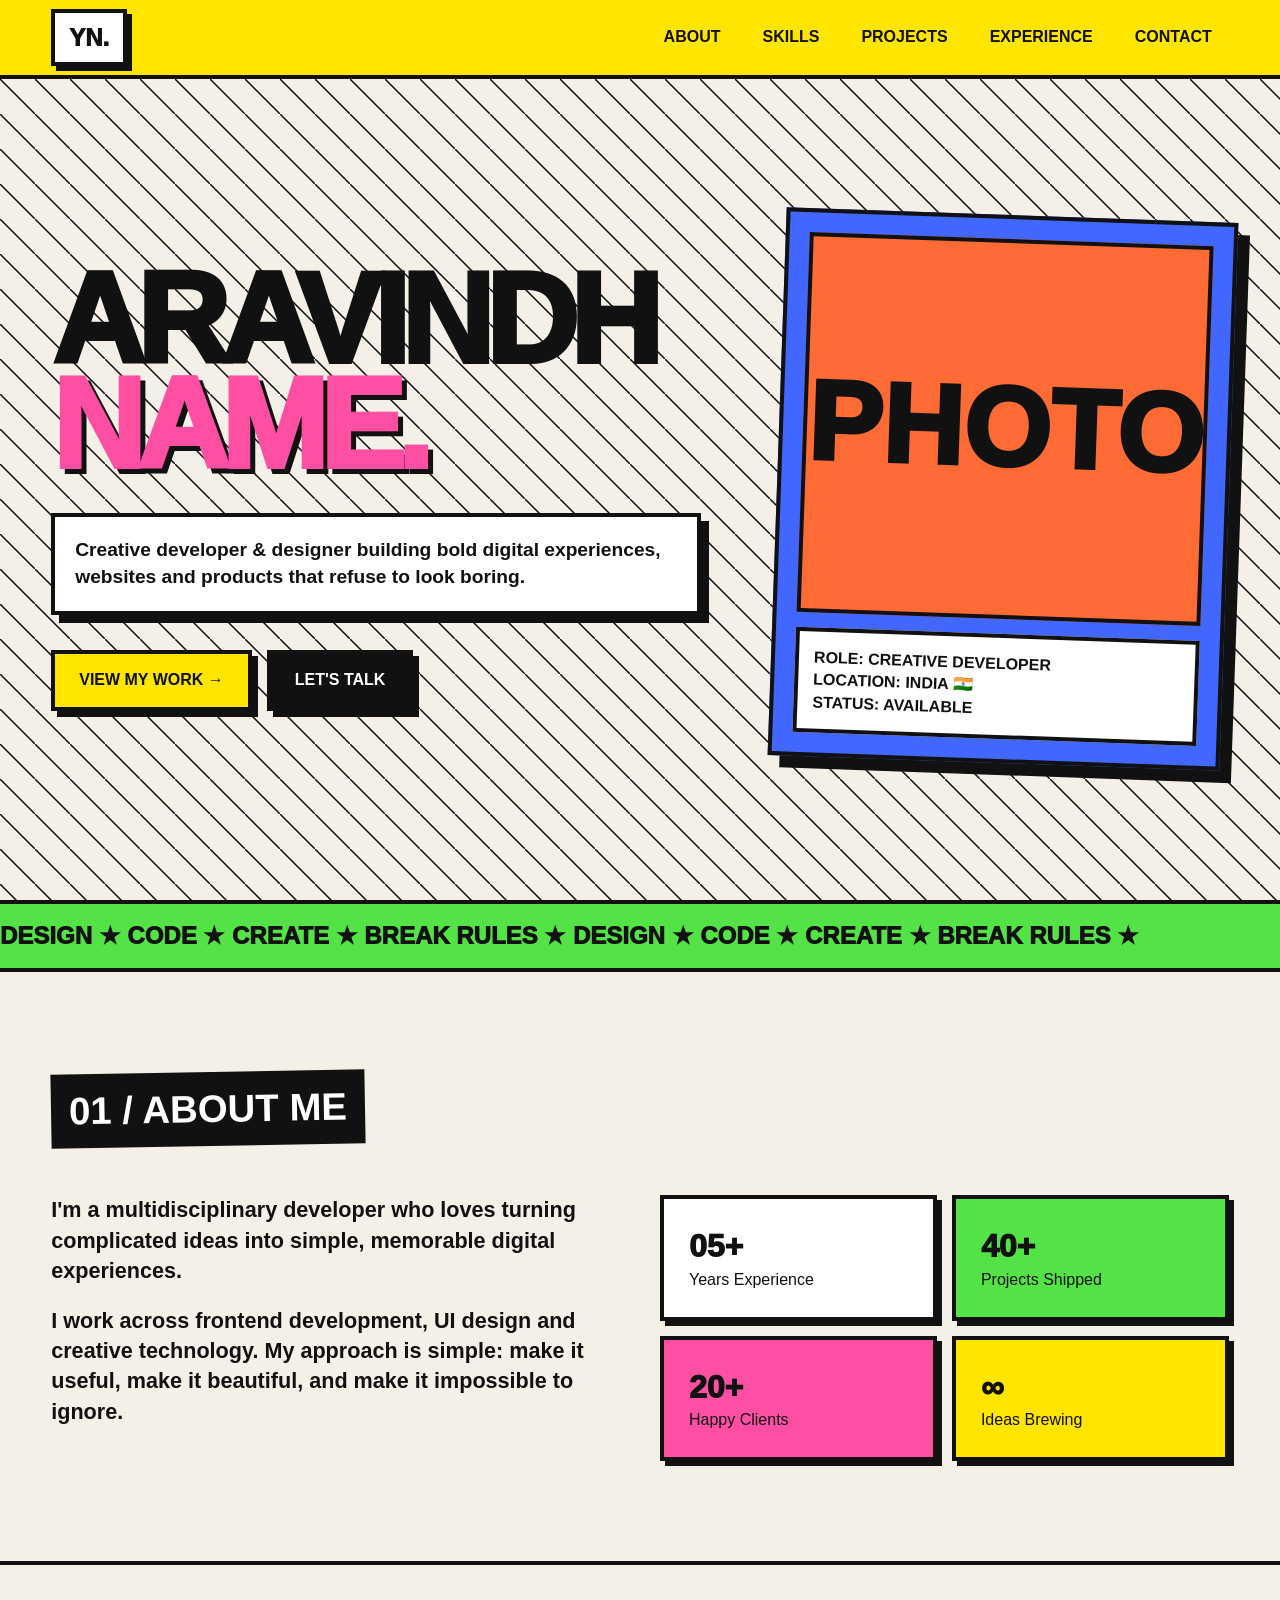
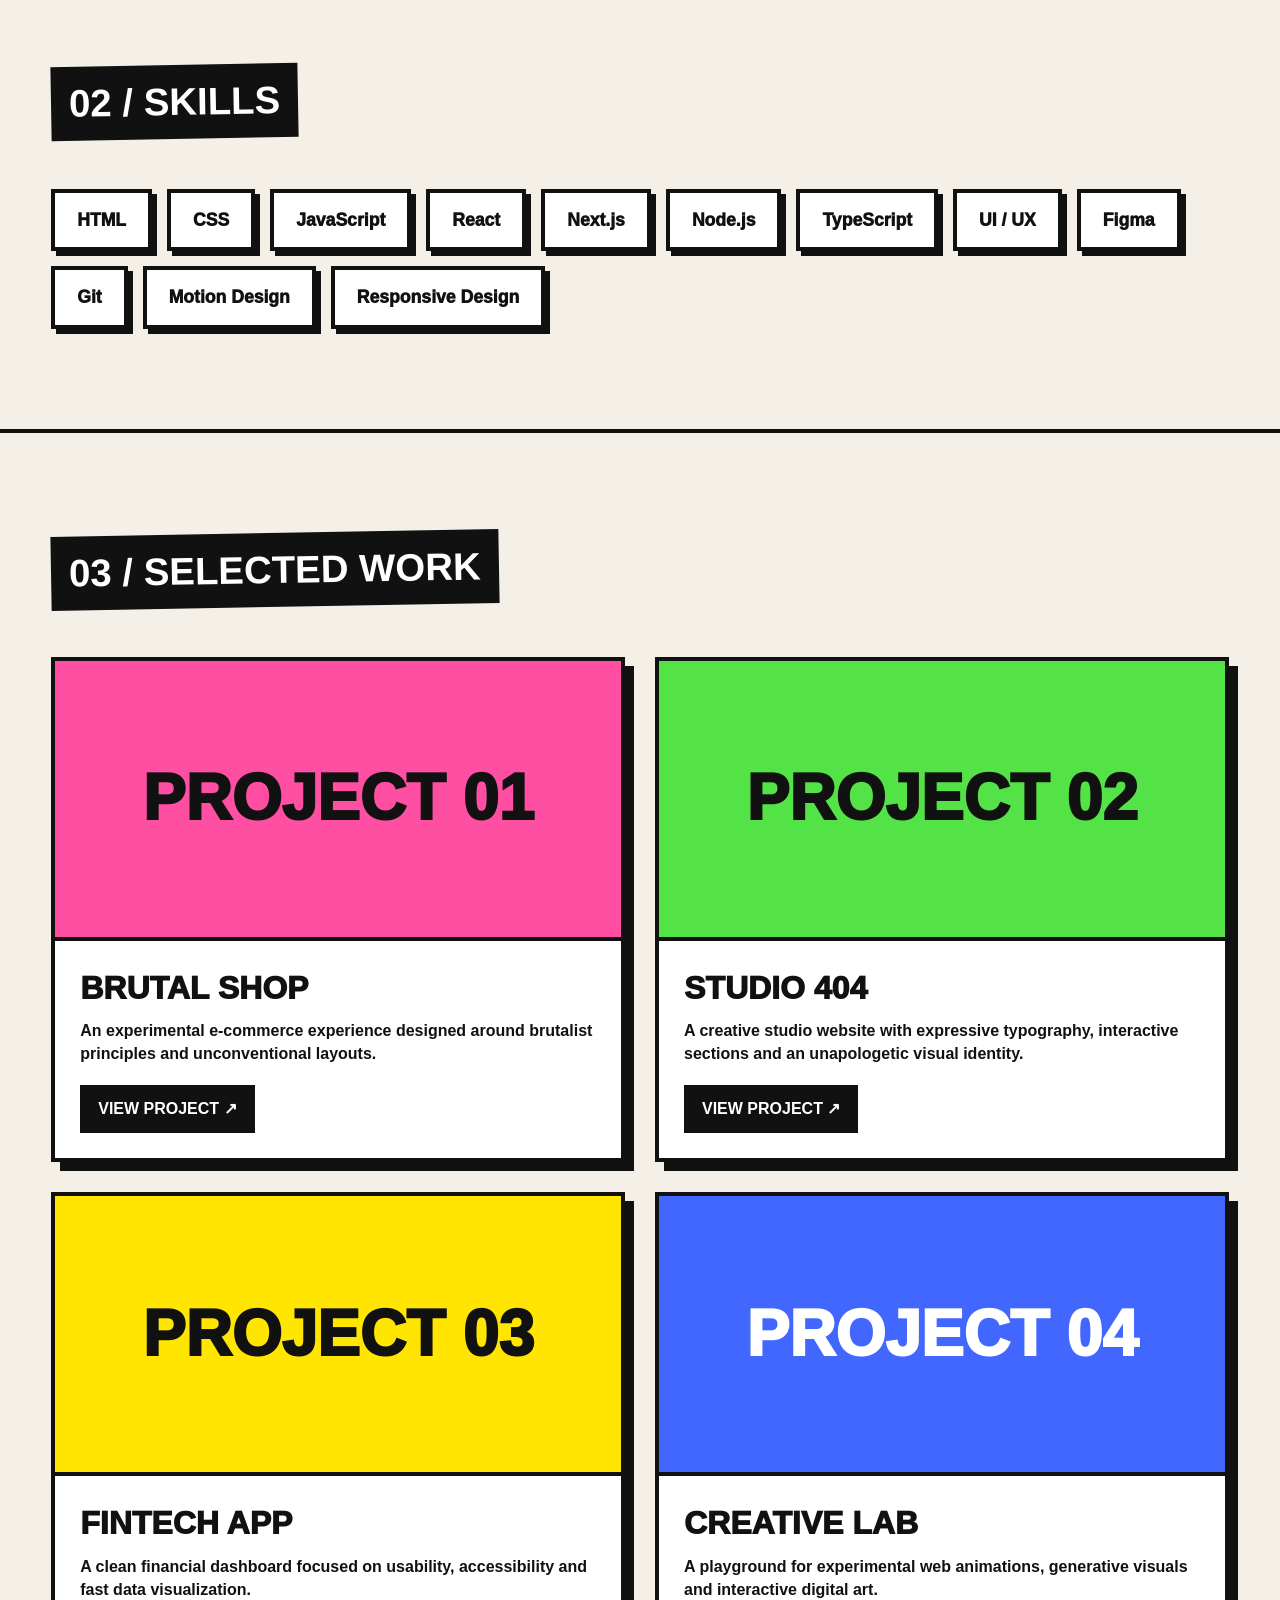
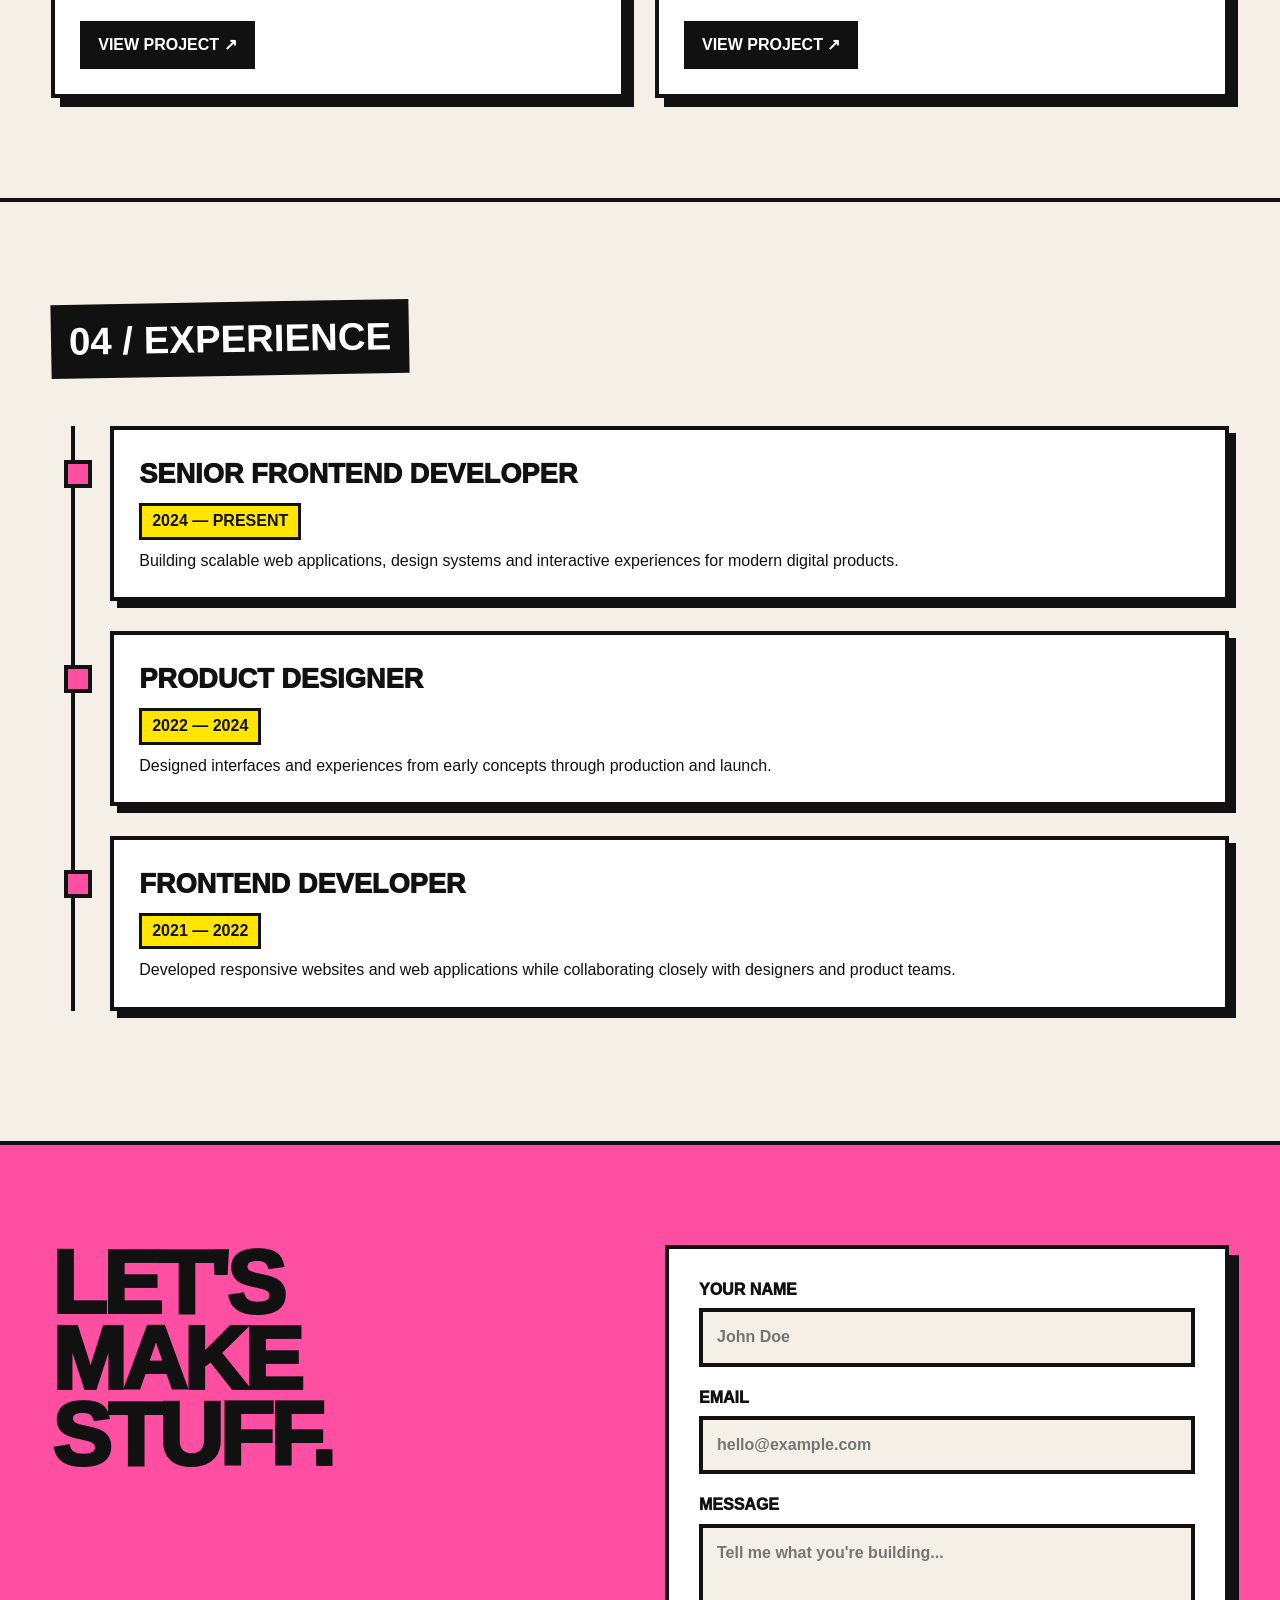
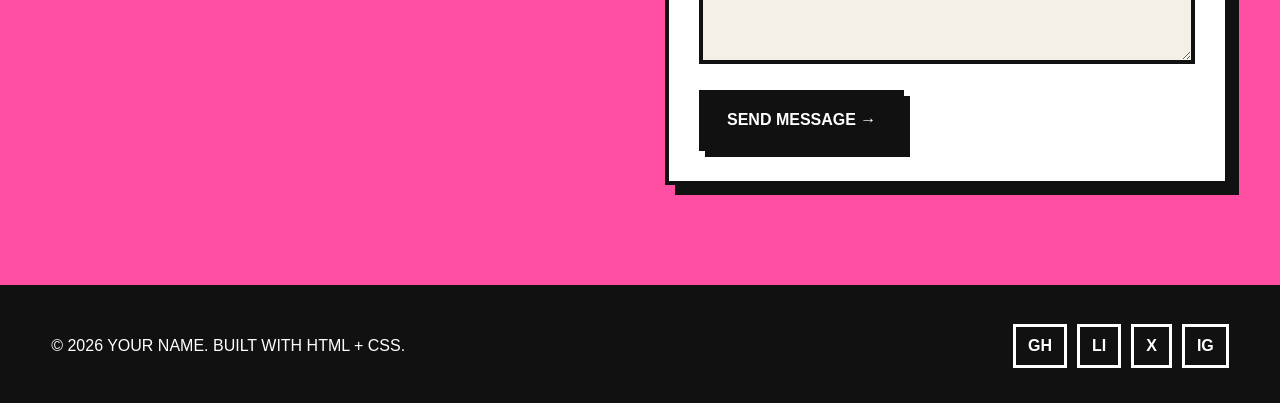
<file: index.html>
<!DOCTYPE html>
<html lang="en">
<head>
  <meta charset="UTF-8" />
  <meta name="viewport" content="width=device-width, initial-scale=1.0" />

  <title>Your Name — Portfolio</title>

  <style>
    /* =========================
       RESET
    ========================== */
    * {
      margin: 0;
      padding: 0;
      box-sizing: border-box;
    }

    html {
      scroll-behavior: smooth;
    }

    body {
      font-family: Arial, Helvetica, sans-serif;
      background: #f4f0e8;
      color: #111;
      line-height: 1.4;
      overflow-x: hidden;
    }

    a {
      color: inherit;
      text-decoration: none;
    }

    button {
      font: inherit;
    }

    /* =========================
       GLOBAL
    ========================== */
    :root {
      --black: #111;
      --white: #fff;
      --yellow: #ffe500;
      --pink: #ff4fa3;
      --blue: #4267ff;
      --green: #54e346;
      --orange: #ff6b35;
      --border: 4px solid #111;
      --shadow: 8px 8px 0 #111;
    }

    .container {
      width: min(1200px, 92%);
      margin: auto;
    }

    .section {
      padding: 100px 0;
      border-bottom: var(--border);
    }

    .section-title {
      display: inline-block;
      background: var(--black);
      color: var(--white);
      padding: 10px 18px;
      font-size: clamp(1.5rem, 3vw, 2.5rem);
      font-weight: 900;
      text-transform: uppercase;
      transform: rotate(-1deg);
      margin-bottom: 50px;
    }

    /* =========================
       NAVBAR
    ========================== */
    nav {
      border-bottom: var(--border);
      background: var(--yellow);
      position: sticky;
      top: 0;
      z-index: 100;
    }

    .nav-inner {
      min-height: 75px;
      display: flex;
      align-items: center;
      justify-content: space-between;
      gap: 30px;
    }

    .logo {
      font-size: 1.5rem;
      font-weight: 1000;
      border: var(--border);
      padding: 8px 14px;
      background: var(--white);
      box-shadow: 5px 5px 0 var(--black);
    }

    .nav-links {
      display: flex;
      gap: 8px;
      list-style: none;
    }

    .nav-links a {
      display: block;
      padding: 10px 14px;
      border: 3px solid transparent;
      font-weight: 900;
      text-transform: uppercase;
    }

    .nav-links a:hover {
      background: var(--black);
      color: var(--white);
      border-color: var(--black);
    }

    /* =========================
       HERO
    ========================== */
    .hero {
      min-height: calc(100vh - 75px);
      display: flex;
      align-items: center;
      border-bottom: var(--border);
      background:
        linear-gradient(45deg, transparent 48%, #111 49%, #111 51%, transparent 52%);
      background-size: 35px 35px;
    }

    .hero-grid {
      display: grid;
      grid-template-columns: 1.3fr 0.7fr;
      gap: 60px;
      align-items: center;
      padding: 100px 0;
    }

    .hero h1 {
      font-size: clamp(4rem, 10vw, 9rem);
      line-height: 0.82;
      letter-spacing: -8px;
      font-weight: 1000;
      text-transform: uppercase;
      margin-bottom: 35px;
    }

    .hero h1 span {
      color: var(--pink);
      text-shadow: 5px 5px 0 var(--black);
    }

    .hero-description {
      background: var(--white);
      border: var(--border);
      padding: 20px;
      box-shadow: var(--shadow);
      max-width: 650px;
      font-size: 1.2rem;
      font-weight: 700;
    }

    .hero-buttons {
      display: flex;
      flex-wrap: wrap;
      gap: 15px;
      margin-top: 35px;
    }

    .btn {
      display: inline-block;
      border: var(--border);
      background: var(--yellow);
      padding: 15px 24px;
      font-weight: 900;
      text-transform: uppercase;
      box-shadow: 6px 6px 0 var(--black);
      cursor: pointer;
      transition: 0.12s;
    }

    .btn:hover {
      transform: translate(5px, 5px);
      box-shadow: 1px 1px 0 var(--black);
    }

    .btn.black {
      background: var(--black);
      color: var(--white);
    }

    /* =========================
       PROFILE CARD
    ========================== */
    .profile-card {
      border: var(--border);
      background: var(--blue);
      padding: 20px;
      box-shadow: 12px 12px 0 var(--black);
      transform: rotate(2deg);
    }

    .profile-photo {
      height: 380px;
      border: var(--border);
      background: var(--orange);
      display: flex;
      align-items: center;
      justify-content: center;
      font-size: 7rem;
      font-weight: 1000;
      overflow: hidden;
    }

    .profile-info {
      background: var(--white);
      border: var(--border);
      margin-top: 15px;
      padding: 15px;
      font-weight: 900;
      text-transform: uppercase;
    }

    /* =========================
       ABOUT
    ========================== */
    .about-grid {
      display: grid;
      grid-template-columns: 1fr 1fr;
      gap: 40px;
    }

    .about-text {
      font-size: 1.35rem;
      font-weight: 700;
    }

    .about-text p + p {
      margin-top: 20px;
    }

    .facts {
      display: grid;
      grid-template-columns: 1fr 1fr;
      gap: 15px;
    }

    .fact {
      border: var(--border);
      background: var(--white);
      padding: 25px;
      box-shadow: 5px 5px 0 var(--black);
    }

    .fact:nth-child(2) {
      background: var(--green);
    }

    .fact:nth-child(3) {
      background: var(--pink);
    }

    .fact:nth-child(4) {
      background: var(--yellow);
    }

    .fact strong {
      display: block;
      font-size: 2rem;
      font-weight: 1000;
    }

    /* =========================
       SKILLS
    ========================== */
    .skills {
      display: flex;
      flex-wrap: wrap;
      gap: 15px;
    }

    .skill {
      border: var(--border);
      background: var(--white);
      padding: 15px 22px;
      font-weight: 1000;
      font-size: 1.1rem;
      box-shadow: 5px 5px 0 var(--black);
      transition: 0.15s;
    }

    .skill:hover {
      background: var(--pink);
      transform: rotate(-3deg) translateY(-5px);
    }

    /* =========================
       PROJECTS
    ========================== */
    .projects {
      display: grid;
      grid-template-columns: repeat(2, 1fr);
      gap: 30px;
    }

    .project {
      border: var(--border);
      background: var(--white);
      box-shadow: 9px 9px 0 var(--black);
      transition: 0.15s;
    }

    .project:hover {
      transform: translate(-4px, -4px);
      box-shadow: 13px 13px 0 var(--black);
    }

    .project-image {
      height: 280px;
      border-bottom: var(--border);
      display: flex;
      align-items: center;
      justify-content: center;
      font-size: 4rem;
      font-weight: 1000;
      text-transform: uppercase;
    }

    .project:nth-child(1) .project-image {
      background: var(--pink);
    }

    .project:nth-child(2) .project-image {
      background: var(--green);
    }

    .project:nth-child(3) .project-image {
      background: var(--yellow);
    }

    .project:nth-child(4) .project-image {
      background: var(--blue);
      color: white;
    }

    .project-content {
      padding: 25px;
    }

    .project h3 {
      font-size: 2rem;
      font-weight: 1000;
      text-transform: uppercase;
      margin-bottom: 10px;
    }

    .project p {
      font-weight: 600;
      margin-bottom: 20px;
    }

    .project-link {
      display: inline-block;
      background: var(--black);
      color: var(--white);
      border: 3px solid var(--black);
      padding: 10px 15px;
      font-weight: 900;
      text-transform: uppercase;
    }

    .project-link:hover {
      background: var(--yellow);
      color: var(--black);
    }

    /* =========================
       EXPERIENCE
    ========================== */
    .timeline {
      border-left: var(--border);
      margin-left: 20px;
      padding-left: 35px;
    }

    .timeline-item {
      position: relative;
      border: var(--border);
      background: var(--white);
      padding: 25px;
      margin-bottom: 30px;
      box-shadow: 7px 7px 0 var(--black);
    }

    .timeline-item::before {
      content: "";
      position: absolute;
      width: 20px;
      height: 20px;
      background: var(--pink);
      border: 4px solid var(--black);
      left: -50px;
      top: 30px;
    }

    .timeline-item h3 {
      font-size: 1.7rem;
      font-weight: 1000;
      text-transform: uppercase;
    }

    .timeline-item .date {
      display: inline-block;
      background: var(--yellow);
      border: 3px solid var(--black);
      padding: 4px 10px;
      font-weight: 900;
      margin: 10px 0;
    }

    /* =========================
       CONTACT
    ========================== */
    .contact {
      background: var(--pink);
    }

    .contact-grid {
      display: grid;
      grid-template-columns: 1fr 1fr;
      gap: 50px;
    }

    .contact h2 {
      font-size: clamp(3rem, 7vw, 7rem);
      line-height: 0.85;
      letter-spacing: -4px;
      font-weight: 1000;
      text-transform: uppercase;
    }

    .contact-form {
      background: var(--white);
      border: var(--border);
      padding: 30px;
      box-shadow: 10px 10px 0 var(--black);
    }

    .form-group {
      margin-bottom: 20px;
    }

    .form-group label {
      display: block;
      font-weight: 1000;
      text-transform: uppercase;
      margin-bottom: 7px;
    }

    .form-group input,
    .form-group textarea {
      width: 100%;
      border: var(--border);
      background: #f4f0e8;
      padding: 14px;
      font: inherit;
      font-weight: 700;
      outline: none;
    }

    .form-group input:focus,
    .form-group textarea:focus {
      background: var(--yellow);
    }

    .form-group textarea {
      height: 140px;
      resize: vertical;
    }

    /* =========================
       FOOTER
    ========================== */
    footer {
      background: var(--black);
      color: var(--white);
      padding: 35px 0;
    }

    .footer-inner {
      display: flex;
      justify-content: space-between;
      align-items: center;
      gap: 20px;
    }

    .socials {
      display: flex;
      gap: 10px;
    }

    .socials a {
      border: 3px solid var(--white);
      padding: 8px 12px;
      font-weight: 900;
    }

    .socials a:hover {
      background: var(--yellow);
      color: var(--black);
    }

    /* =========================
       MARQUEE
    ========================== */
    .marquee {
      overflow: hidden;
      border-bottom: var(--border);
      background: var(--green);
      white-space: nowrap;
    }

    .marquee-content {
      display: inline-block;
      padding: 15px 0;
      font-size: 1.5rem;
      font-weight: 1000;
      text-transform: uppercase;
      animation: marquee 18s linear infinite;
    }

    @keyframes marquee {
      from {
        transform: translateX(0);
      }
      to {
        transform: translateX(-50%);
      }
    }

    /* =========================
       RESPONSIVE
    ========================== */
    @media (max-width: 850px) {
      .nav-inner {
        flex-direction: column;
        padding: 15px 0;
      }

      .nav-links {
        flex-wrap: wrap;
        justify-content: center;
      }

      .hero-grid,
      .about-grid,
      .contact-grid {
        grid-template-columns: 1fr;
      }

      .hero {
        min-height: auto;
      }

      .hero h1 {
        font-size: clamp(3.5rem, 17vw, 7rem);
        letter-spacing: -5px;
      }

      .profile-card {
        max-width: 500px;
        margin: auto;
      }

      .projects {
        grid-template-columns: 1fr;
      }

      .contact h2 {
        font-size: 4rem;
      }
    }

    @media (max-width: 500px) {
      .section {
        padding: 70px 0;
      }

      .facts {
        grid-template-columns: 1fr;
      }

      .profile-photo {
        height: 300px;
      }

      .footer-inner {
        flex-direction: column;
        text-align: center;
      }
    }
  </style>
</head>

<body>

  <!-- =========================
       NAVIGATION
  ========================== -->
  <nav>
    <div class="container nav-inner">
      <a href="#" class="logo">YN.</a>

      <ul class="nav-links">
        <li><a href="#about">About</a></li>
        <li><a href="#skills">Skills</a></li>
        <li><a href="#projects">Projects</a></li>
        <li><a href="#experience">Experience</a></li>
        <li><a href="#contact">Contact</a></li>
      </ul>
    </div>
  </nav>

  <!-- =========================
       HERO
  ========================== -->
  <header class="hero">
    <div class="container hero-grid">

      <div>
        <h1>
          Aravindh<br>
          <span>Name.</span>
        </h1>

        <div class="hero-description">
          Creative developer & designer building bold digital
          experiences, websites and products that refuse to look boring.
        </div>

        <div class="hero-buttons">
          <a href="#projects" class="btn">View My Work →</a>
          <a href="#contact" class="btn black">Let's Talk</a>
        </div>
      </div>

      <div class="profile-card">
        <div class="profile-photo">
          PHOTO
        </div>

        <div class="profile-info">
          <div>ROLE: CREATIVE DEVELOPER</div>
          <div>LOCATION: INDIA 🇮🇳</div>
          <div>STATUS: AVAILABLE</div>
        </div>
      </div>

    </div>
  </header>

  <!-- =========================
       MARQUEE
  ========================== -->
  <div class="marquee">
    <div class="marquee-content">
      DESIGN ★ CODE ★ CREATE ★ BREAK RULES ★ DESIGN ★ CODE ★ CREATE ★ BREAK RULES ★
    </div>
  </div>

  <!-- =========================
       ABOUT
  ========================== -->
  <section class="section" id="about">
    <div class="container">

      <h2 class="section-title">01 / About Me</h2>

      <div class="about-grid">

        <div class="about-text">
          <p>
            I'm a multidisciplinary developer who loves turning
            complicated ideas into simple, memorable digital experiences.
          </p>

          <p>
            I work across frontend development, UI design and creative
            technology. My approach is simple: make it useful, make it
            beautiful, and make it impossible to ignore.
          </p>
        </div>

        <div class="facts">
          <div class="fact">
            <strong>05+</strong>
            Years Experience
          </div>

          <div class="fact">
            <strong>40+</strong>
            Projects Shipped
          </div>

          <div class="fact">
            <strong>20+</strong>
            Happy Clients
          </div>

          <div class="fact">
            <strong>∞</strong>
            Ideas Brewing
          </div>
        </div>

      </div>
    </div>
  </section>

  <!-- =========================
       SKILLS
  ========================== -->
  <section class="section" id="skills">
    <div class="container">

      <h2 class="section-title">02 / Skills</h2>

      <div class="skills">
        <div class="skill">HTML</div>
        <div class="skill">CSS</div>
        <div class="skill">JavaScript</div>
        <div class="skill">React</div>
        <div class="skill">Next.js</div>
        <div class="skill">Node.js</div>
        <div class="skill">TypeScript</div>
        <div class="skill">UI / UX</div>
        <div class="skill">Figma</div>
        <div class="skill">Git</div>
        <div class="skill">Motion Design</div>
        <div class="skill">Responsive Design</div>
      </div>

    </div>
  </section>

  <!-- =========================
       PROJECTS
  ========================== -->
  <section class="section" id="projects">
    <div class="container">

      <h2 class="section-title">03 / Selected Work</h2>

      <div class="projects">

        <article class="project">
          <div class="project-image">
            PROJECT 01
          </div>

          <div class="project-content">
            <h3>Brutal Shop</h3>

            <p>
              An experimental e-commerce experience designed around
              brutalist principles and unconventional layouts.
            </p>

            <a href="#" class="project-link">View Project ↗</a>
          </div>
        </article>

        <article class="project">
          <div class="project-image">
            PROJECT 02
          </div>

          <div class="project-content">
            <h3>Studio 404</h3>

            <p>
              A creative studio website with expressive typography,
              interactive sections and an unapologetic visual identity.
            </p>

            <a href="#" class="project-link">View Project ↗</a>
          </div>
        </article>

        <article class="project">
          <div class="project-image">
            PROJECT 03
          </div>

          <div class="project-content">
            <h3>Fintech App</h3>

            <p>
              A clean financial dashboard focused on usability,
              accessibility and fast data visualization.
            </p>

            <a href="#" class="project-link">View Project ↗</a>
          </div>
        </article>

        <article class="project">
          <div class="project-image">
            PROJECT 04
          </div>

          <div class="project-content">
            <h3>Creative Lab</h3>

            <p>
              A playground for experimental web animations, generative
              visuals and interactive digital art.
            </p>

            <a href="#" class="project-link">View Project ↗</a>
          </div>
        </article>

      </div>
    </div>
  </section>

  <!-- =========================
       EXPERIENCE
  ========================== -->
  <section class="section" id="experience">
    <div class="container">

      <h2 class="section-title">04 / Experience</h2>

      <div class="timeline">

        <div class="timeline-item">
          <h3>Senior Frontend Developer</h3>
          <span class="date">2024 — PRESENT</span>
          <p>
            Building scalable web applications, design systems and
            interactive experiences for modern digital products.
          </p>
        </div>

        <div class="timeline-item">
          <h3>Product Designer</h3>
          <span class="date">2022 — 2024</span>
          <p>
            Designed interfaces and experiences from early concepts
            through production and launch.
          </p>
        </div>

        <div class="timeline-item">
          <h3>Frontend Developer</h3>
          <span class="date">2021 — 2022</span>
          <p>
            Developed responsive websites and web applications while
            collaborating closely with designers and product teams.
          </p>
        </div>

      </div>
    </div>
  </section>

  <!-- =========================
       CONTACT
  ========================== -->
  <section class="section contact" id="contact">
    <div class="container contact-grid">

      <div>
        <h2>
          Let's<br>
          Make<br>
          Stuff.
        </h2>
      </div>

      <form class="contact-form" onsubmit="sendMessage(event)">

        <div class="form-group">
          <label for="name">Your Name</label>
          <input
            id="name"
            type="text"
            placeholder="John Doe"
            required
          />
        </div>

        <div class="form-group">
          <label for="email">Email</label>
          <input
            id="email"
            type="email"
            placeholder="hello@example.com"
            required
          />
        </div>

        <div class="form-group">
          <label for="message">Message</label>
          <textarea
            id="message"
            placeholder="Tell me what you're building..."
            required
          ></textarea>
        </div>

        <button class="btn black" type="submit">
          Send Message →
        </button>

      </form>

    </div>
  </section>

  <!-- =========================
       FOOTER
  ========================== -->
  <footer>
    <div class="container footer-inner">

      <div>
        © 2026 YOUR NAME. BUILT WITH HTML + CSS.
      </div>

      <div class="socials">
        <a href="#">GH</a>
        <a href="#">LI</a>
        <a href="#">X</a>
        <a href="#">IG</a>
      </div>

    </div>
  </footer>

  <!-- =========================
       JAVASCRIPT
  ========================== -->
  <script>
    function sendMessage(event) {
      event.preventDefault();

      const name = document.getElementById("name").value;

      alert(
        "Thanks, " + name + "! Your message has been captured."
      );

      event.target.reset();
    }
  </script>

</body>
</html>
</file>
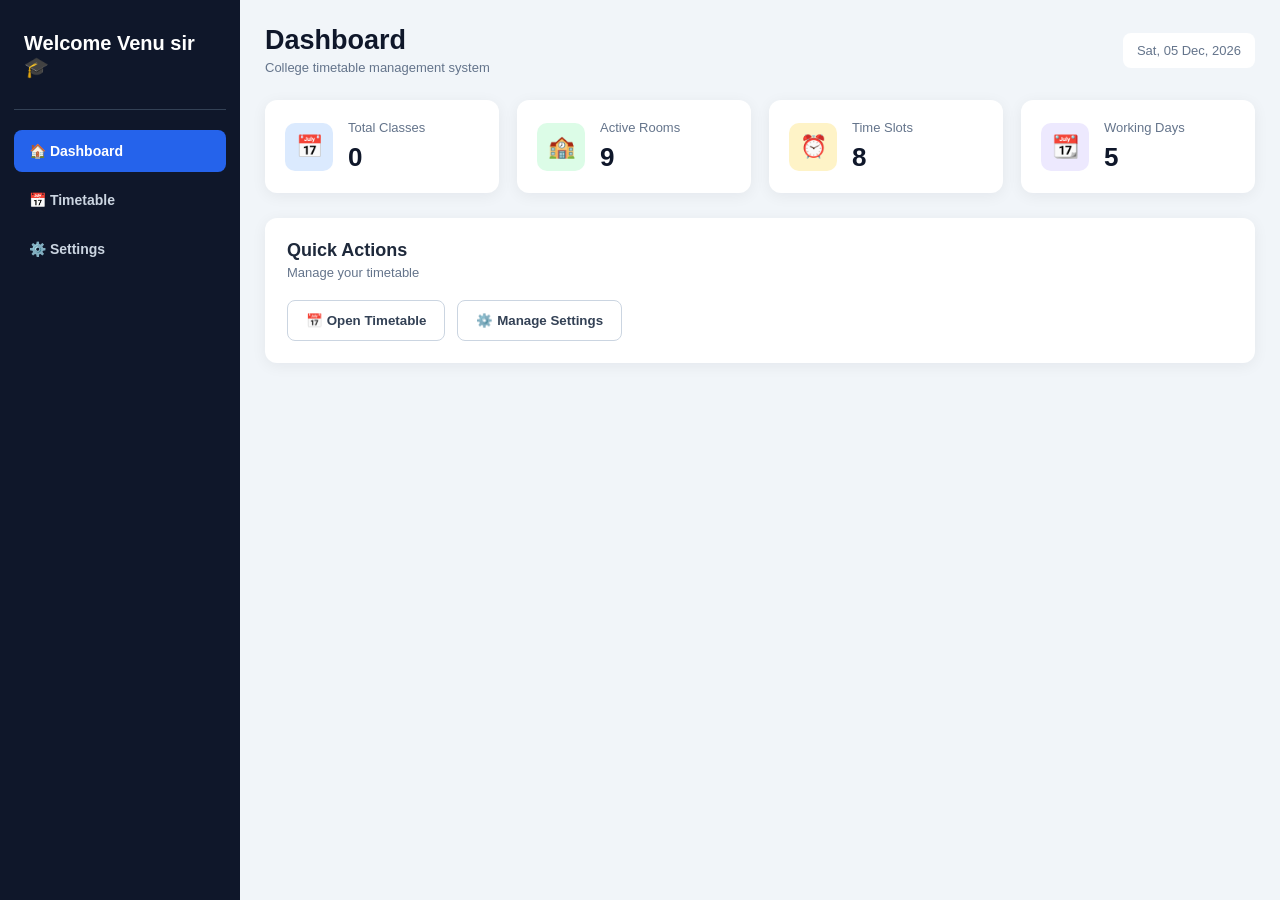
<file: tt/index.html>
<!DOCTYPE html>
<html lang="en">
<head>
<meta charset="UTF-8">
<meta name="viewport" content="width=device-width,initial-scale=1.0">
<title>College Timetable Management</title>
<link rel="stylesheet" href="style.css">
</head>
<body>
<div class="app">
<aside class="sidebar">
<div class="logo"> <span>Welcome Venu sir</span>🎓</div>
<nav>
<button class="nav-btn active" data-page="dashboard">🏠 Dashboard</button>
<button class="nav-btn" data-page="timetable">📅 Timetable</button>
<button class="nav-btn" data-page="settings">⚙️ Settings</button>
</nav>
</aside>
<main class="main">
<header class="topbar">
<div>
<h1 id="pageTitle">Dashboard</h1>
<p id="pageSubtitle">College timetable management system</p>
</div>
<div class="topbar-date" id="todayDate"></div>
</header>
<section id="dashboardPage" class="page active">
<div class="stats">
<div class="stat-card"><div class="stat-icon blue">📅</div><div><span>Total Classes</span><strong id="totalClasses">0</strong></div></div>
<div class="stat-card"><div class="stat-icon green">🏫</div><div><span>Active Rooms</span><strong id="totalRooms">0</strong></div></div>
<div class="stat-card"><div class="stat-icon orange">⏰</div><div><span>Time Slots</span><strong id="totalSlots">0</strong></div></div>
<div class="stat-card"><div class="stat-icon purple">📆</div><div><span>Working Days</span><strong>5</strong></div></div>
</div>
<div class="dashboard-card">
<div class="card-header"><div><h2>Quick Actions</h2><p>Manage your timetable</p></div></div>
<div class="quick-actions">
<button onclick="showPage('timetable')">📅 Open Timetable</button>
<button onclick="showPage('settings')">⚙️ Manage Settings</button>
</div>
</div>
</section>
<section id="timetablePage" class="page">
<div class="page-toolbar">
<div class="day-tabs">
<button class="day-tab active" onclick="changeDay('Monday',this)">Monday</button>
<button class="day-tab" onclick="changeDay('Tuesday',this)">Tuesday</button>
<button class="day-tab" onclick="changeDay('Wednesday',this)">Wednesday</button>
<button class="day-tab" onclick="changeDay('Thursday',this)">Thursday</button>
<button class="day-tab" onclick="changeDay('Friday',this)">Friday</button>
</div>
<button class="primary-btn" onclick="showPage('settings')">⚙️ Settings</button>
</div>
<div class="current-day"><h2 id="currentDayTitle">Monday</h2><span id="currentDayCount">0 classes</span></div>
<div class="conflict-note">🔴 Red cells indicate a faculty or section/semester scheduling conflict.</div>
<div class="table-wrapper">
<table id="timetableTable">
<thead id="timetableHead"></thead>
<tbody id="timetableBody"></tbody>
</table>
</div>
</section>
<section id="settingsPage" class="page">
<div class="settings-tabs">
<button class="settings-tab active" onclick="changeSettingsTab('allocations',this)">📚 Course Allocations</button>
<button class="settings-tab" onclick="changeSettingsTab('rooms',this)">🏫 Rooms</button>
<button class="settings-tab" onclick="changeSettingsTab('slots',this)">⏰ Time Slots</button>
</div>
<div id="allocationsSettings" class="settings-section active">
<div class="section-header"><div><h2>Course Allocations</h2><p>Courses, sections, faculty and required contact hours.</p></div><button class="primary-btn" onclick="openAllocationModal()">+ Add Allocation</button></div>
<div class="settings-table-wrapper">
<table class="settings-table">
<thead><tr><th>#</th><th>Course</th><th>Section</th><th>Faculty</th><th>Contact Hours/Week</th><th>Allocated</th><th>Remaining</th><th>Actions</th></tr></thead>
<tbody id="allocationsBody"></tbody>
</table>
</div>
</div>
<div id="roomsSettings" class="settings-section">
<div class="section-header"><div><h2>Rooms</h2><p>Add, edit or deactivate rooms used in the timetable.</p></div><button class="primary-btn" onclick="openRoomModal()">+ Add Room</button></div>
<div class="settings-table-wrapper">
<table class="settings-table">
<thead><tr><th>#</th><th>Room Name</th><th>Capacity</th><th>Status</th><th>Actions</th></tr></thead>
<tbody id="roomsBody"></tbody>
</table>
</div>
</div>
<div id="slotsSettings" class="settings-section">
<div class="section-header"><div><h2>Time Slots</h2><p>Add, edit or deactivate timetable periods.</p></div><button class="primary-btn" onclick="openSlotModal()">+ Add Time Slot</button></div>
<div class="settings-table-wrapper">
<table class="settings-table">
<thead><tr><th>#</th><th>Start Time</th><th>End Time</th><th>Display</th><th>Status</th><th>Actions</th></tr></thead>
<tbody id="slotsBody"></tbody>
</table>
</div>
</div>
</section>
</main>
</div>
<div class="modal-overlay" id="classModal">
<div class="modal">
<div class="modal-header"><div><h2 id="classModalTitle">Add Class</h2><p id="classModalSubtitle"></p></div><button class="close-btn" onclick="closeModal('classModal')">×</button></div>
<div class="modal-body">
<div class="form-row"><div class="form-group"><label>Day</label><input id="classDay" readonly></div><div class="form-group"><label>Time</label><input id="classTime" readonly></div></div>
<div class="form-group"><label>Room</label><input id="classRoom" readonly></div>
<div class="form-group"><label>Search Course / Section / Faculty</label><input id="allocationSearch" class="search-input" placeholder="Type course, section or faculty..." autocomplete="off" oninput="filterAllocations()"><div id="allocationDropdown" class="allocation-dropdown"></div></div>
<div id="selectedAllocation" class="selected-allocation hidden"></div>
<div class="allocation-hours-box"><span>Contact Hours/Week</span><strong id="allocationRequiredHours">-</strong><span>Allocated</span><strong id="allocationUsedHours">-</strong><span>Remaining</span><strong id="allocationRemainingHours">-</strong></div>
<label class="check-label"><input type="checkbox" id="classLunch" onchange="toggleLunchMode()"> Mark this slot as Lunch Break</label>
<div id="classConflictMessage" class="conflict-message hidden"></div>
</div>
<div class="modal-footer"><button class="danger-btn" onclick="deleteClass()">Delete</button><div><button class="secondary-btn" onclick="closeModal('classModal')">Cancel</button><button class="primary-btn" onclick="saveClass()">Save</button></div></div>
</div>
</div>
<div class="modal-overlay" id="allocationModal">
<div class="modal small-modal">
<div class="modal-header"><div><h2 id="allocationModalTitle">Add Course Allocation</h2><p>Course allocation configuration</p></div><button class="close-btn" onclick="closeModal('allocationModal')">×</button></div>
<div class="modal-body">
<input type="hidden" id="allocationId">
<div class="form-group"><label>Course</label><input id="allocationCourse" placeholder="Example: Linear Algebra"></div>
<div class="form-group"><label>Section / Semester</label><input id="allocationSection" placeholder="Example: Sec 1 / Sem 5"></div>
<div class="form-group"><label>Faculty</label><input id="allocationFaculty" placeholder="Example: Dr. Beaulah"></div>
<div class="form-group"><label>Contact Hours / Week</label><input id="allocationHours" type="number" min="1" placeholder="Example: 4"></div>
</div>
<div class="modal-footer"><button class="secondary-btn" onclick="closeModal('allocationModal')">Cancel</button><button class="primary-btn" onclick="saveAllocation()">Save Allocation</button></div>
</div>
</div>
<div class="modal-overlay" id="roomModal">
<div class="modal small-modal">
<div class="modal-header"><div><h2 id="roomModalTitle">Add Room</h2><p>Room configuration</p></div><button class="close-btn" onclick="closeModal('roomModal')">×</button></div>
<div class="modal-body">
<input type="hidden" id="roomId">
<div class="form-group"><label>Room Name</label><input id="roomName" placeholder="Example: AB2 - 101"></div>
<div class="form-group"><label>Capacity</label><input id="roomCapacity" type="number" min="0" placeholder="Example: 110"></div>
<label class="check-label"><input type="checkbox" id="roomActive" checked> Active</label>
</div>
<div class="modal-footer"><button class="secondary-btn" onclick="closeModal('roomModal')">Cancel</button><button class="primary-btn" onclick="saveRoom()">Save Room</button></div>
</div>
</div>
<div class="modal-overlay" id="slotModal">
<div class="modal small-modal">
<div class="modal-header"><div><h2 id="slotModalTitle">Add Time Slot</h2><p>Time slot configuration</p></div><button class="close-btn" onclick="closeModal('slotModal')">×</button></div>
<div class="modal-body">
<input type="hidden" id="slotId">
<div class="form-row"><div class="form-group"><label>Start Time</label><input id="slotStart" type="time"></div><div class="form-group"><label>End Time</label><input id="slotEnd" type="time"></div></div>
<label class="check-label"><input type="checkbox" id="slotActive" checked> Active</label>
</div>
<div class="modal-footer"><button class="secondary-btn" onclick="closeModal('slotModal')">Cancel</button><button class="primary-btn" onclick="saveSlot()">Save Time Slot</button></div>
</div>
</div>
<script src="script.js"></script>
</body>
</html>
</file>
<file: tt/style.css>
*{margin:0;padding:0;box-sizing:border-box}body{font-family:Arial,Helvetica,sans-serif;background:#f1f5f9;color:#1e293b}.app{display:flex;min-height:100vh}.sidebar{width:240px;background:#0f172a;color:white;position:fixed;left:0;top:0;bottom:0;padding:20px 14px}.logo{font-size:20px;font-weight:700;padding:12px 10px 30px;border-bottom:1px solid #334155;margin-bottom:20px}.sidebar nav{display:flex;flex-direction:column;gap:7px}.nav-btn{border:0;background:transparent;color:#cbd5e1;text-align:left;padding:13px 15px;border-radius:8px;font-size:14px;font-weight:600;cursor:pointer}.nav-btn:hover{background:#1e293b;color:white}.nav-btn.active{background:#2563eb;color:white}.main{margin-left:240px;width:calc(100% - 240px);padding:25px}.topbar{display:flex;justify-content:space-between;align-items:center;margin-bottom:25px}.topbar h1{font-size:27px;color:#0f172a}.topbar p{color:#64748b;font-size:13px;margin-top:4px}.topbar-date{font-size:13px;color:#64748b;background:white;padding:10px 14px;border-radius:8px}.page{display:none}.page.active{display:block}.stats{display:grid;grid-template-columns:repeat(4,1fr);gap:18px;margin-bottom:25px}.stat-card{background:white;border-radius:12px;padding:20px;display:flex;align-items:center;gap:15px;box-shadow:0 3px 15px rgba(15,23,42,.06)}.stat-card span{display:block;color:#64748b;font-size:13px;margin-bottom:7px}.stat-card strong{font-size:26px;color:#0f172a}.stat-icon{width:48px;height:48px;border-radius:10px;display:flex;align-items:center;justify-content:center;font-size:22px}.blue{background:#dbeafe}.green{background:#dcfce7}.orange{background:#fef3c7}.purple{background:#ede9fe}.dashboard-card{background:white;border-radius:12px;padding:22px;box-shadow:0 3px 15px rgba(15,23,42,.06)}.card-header h2{font-size:18px}.card-header p{color:#64748b;font-size:13px;margin-top:4px}.quick-actions{display:flex;gap:12px;margin-top:20px}.quick-actions button{border:1px solid #cbd5e1;background:white;padding:12px 18px;border-radius:8px;cursor:pointer;font-weight:600;color:#334155}.quick-actions button:hover{background:#eff6ff;border-color:#93c5fd}.page-toolbar{display:flex;justify-content:space-between;align-items:center;margin-bottom:18px}.day-tabs{display:flex;background:white;padding:5px;border-radius:9px;box-shadow:0 2px 10px rgba(0,0,0,.05)}.day-tab{border:0;background:transparent;padding:11px 18px;border-radius:7px;color:#64748b;font-weight:600;cursor:pointer}.day-tab:hover{background:#eff6ff;color:#2563eb}.day-tab.active{background:#2563eb;color:white}.primary-btn,.secondary-btn,.danger-btn{border:0;border-radius:7px;padding:10px 15px;font-weight:600;cursor:pointer;font-size:13px}.primary-btn{background:#2563eb;color:white}.primary-btn:hover{background:#1d4ed8}.secondary-btn{background:#e2e8f0;color:#334155;margin-right:7px}.secondary-btn:hover{background:#cbd5e1}.danger-btn{background:#fee2e2;color:#dc2626}.danger-btn:hover{background:#fecaca}.current-day{display:flex;align-items:center;gap:12px;margin-bottom:8px}.current-day h2{font-size:20px}.current-day span{background:#dbeafe;color:#1d4ed8;border-radius:20px;padding:5px 10px;font-size:11px;font-weight:700}.conflict-note{background:#fff1f2;color:#be123c;border:1px solid #fecdd3;border-radius:8px;padding:9px 12px;font-size:12px;margin-bottom:12px}.table-wrapper{background:white;border-radius:12px;overflow:auto;box-shadow:0 3px 15px rgba(15,23,42,.08)}#timetableTable{width:100%;min-width:1500px;border-collapse:collapse;table-layout:fixed}#timetableTable th{background:#1e3a8a;color:white;border:1px solid #475569;padding:12px 6px;font-size:11px;position:sticky;top:0;z-index:5}#timetableTable th:first-child{width:155px}#timetableTable td{border:1px solid #cbd5e1;height:85px;padding:7px;text-align:center;vertical-align:middle;font-size:11px}.time-cell{background:#f8fafc;font-weight:700;color:#334155}.empty-cell{cursor:pointer;color:#94a3b8;font-size:19px;background:white}.empty-cell:hover{background:#f8fafc;color:#2563eb;box-shadow:inset 0 0 0 2px #93c5fd}.class-cell{background:#eff6ff;cursor:pointer;color:#1e3a8a}.class-cell:hover{background:#dbeafe;box-shadow:inset 0 0 0 2px #2563eb}.class-subject{font-weight:700;margin-bottom:4px}.class-section{font-size:10px;color:#475569}.class-faculty{font-size:10px;color:#64748b;margin-top:3px}.lunch-cell{background:#fef3c7;color:#92400e;font-weight:700;cursor:pointer}.conflict-cell{background:#fee2e2!important;color:#991b1b!important;box-shadow:inset 0 0 0 3px #ef4444!important}.conflict-cell .class-section,.conflict-cell .class-faculty{color:#991b1b}.conflict-badge{display:inline-block;background:#dc2626;color:white;border-radius:4px;padding:2px 5px;font-size:8px;font-weight:700;margin-top:5px}.settings-tabs{display:flex;gap:5px;background:white;padding:6px;border-radius:9px;width:max-content;margin-bottom:20px}.settings-tab{border:0;background:transparent;padding:11px 20px;border-radius:7px;color:#64748b;font-weight:600;cursor:pointer}.settings-tab.active{background:#2563eb;color:white}.settings-section{display:none;background:white;border-radius:12px;padding:22px;box-shadow:0 3px 15px rgba(15,23,42,.06)}.settings-section.active{display:block}.section-header{display:flex;justify-content:space-between;align-items:center;margin-bottom:20px}.section-header h2{font-size:19px}.section-header p{color:#64748b;font-size:13px;margin-top:4px}.settings-table-wrapper{overflow:auto}.settings-table{width:100%;border-collapse:collapse}.settings-table th{background:#f8fafc;color:#475569;font-size:12px;text-align:left;padding:12px;border-bottom:1px solid #e2e8f0}.settings-table td{padding:12px;border-bottom:1px solid #e2e8f0;font-size:13px}.status{display:inline-block;padding:4px 9px;border-radius:20px;font-size:10px;font-weight:700}.status.active{background:#dcfce7;color:#15803d}.status.inactive{background:#fee2e2;color:#dc2626}.hours-ok{color:#15803d;font-weight:700}.hours-full{color:#2563eb;font-weight:700}.hours-over{color:#dc2626;font-weight:700}.action-btn{border:0;background:#eff6ff;color:#2563eb;border-radius:6px;padding:6px 10px;margin-right:4px;cursor:pointer;font-size:11px}.action-btn.delete{background:#fee2e2;color:#dc2626}.modal-overlay{position:fixed;inset:0;background:rgba(15,23,42,.65);display:none;align-items:center;justify-content:center;padding:20px;z-index:100}.modal-overlay.show{display:flex}.modal{width:100%;max-width:560px;background:white;border-radius:12px;overflow:hidden;box-shadow:0 25px 70px rgba(0,0,0,.3)}.small-modal{max-width:450px}.modal-header{display:flex;justify-content:space-between;align-items:center;background:#1e3a8a;color:white;padding:17px 20px}.modal-header h2{font-size:18px}.modal-header p{font-size:11px;opacity:.8;margin-top:3px}.close-btn{border:0;background:transparent;color:white;font-size:28px;cursor:pointer}.modal-body{padding:20px}.form-group{margin-bottom:15px}.form-group label{display:block;font-size:12px;font-weight:700;color:#334155;margin-bottom:6px}.form-group input{width:100%;padding:10px 11px;border:1px solid #cbd5e1;border-radius:7px;outline:0;font-size:13px}.form-group input:focus{border-color:#2563eb;box-shadow:0 0 0 3px rgba(37,99,235,.1)}.form-group input[readonly]{background:#f8fafc;color:#64748b}.form-row{display:grid;grid-template-columns:1fr 1fr;gap:12px}.check-label{display:flex;align-items:center;gap:8px;font-size:13px;color:#475569;cursor:pointer}.check-label input{width:16px;height:16px}.modal-footer{border-top:1px solid #e2e8f0;padding:14px 20px;display:flex;justify-content:space-between;align-items:center}.modal-footer>div{display:flex;gap:7px}.modal-footer .secondary-btn{margin:0}.search-input{background:white!important}.allocation-dropdown{position:relative;max-height:220px;overflow:auto;border:1px solid #cbd5e1;border-radius:7px;margin-top:5px;background:white;display:none;z-index:20;box-shadow:0 10px 25px rgba(15,23,42,.12)}.allocation-dropdown.show{display:block}.allocation-option{padding:10px 12px;border-bottom:1px solid #f1f5f9;cursor:pointer}.allocation-option:last-child{border-bottom:0}.allocation-option:hover{background:#eff6ff}.allocation-option strong{display:block;color:#1e293b;font-size:12px}.allocation-option span{display:block;color:#64748b;font-size:10px;margin-top:3px}.allocation-option .remaining{color:#15803d;font-weight:700}.selected-allocation{border:1px solid #93c5fd;background:#eff6ff;color:#1e3a8a;border-radius:8px;padding:10px 12px;margin-bottom:12px;font-size:12px}.selected-allocation strong{display:block;font-size:13px;margin-bottom:3px}.hidden{display:none!important}.allocation-hours-box{display:grid;grid-template-columns:1fr auto 1fr auto 1fr auto;gap:7px;align-items:center;background:#f8fafc;border:1px solid #e2e8f0;border-radius:8px;padding:10px;margin-bottom:15px;font-size:10px;color:#64748b}.allocation-hours-box strong{font-size:13px;color:#1e293b}.conflict-message{background:#fee2e2;border:1px solid #fca5a5;color:#991b1b;padding:10px;border-radius:8px;font-size:11px;margin-top:12px;font-weight:600}.modal.conflict-modal .modal-header{background:#b91c1c}@media(max-width:900px){.sidebar{width:70px}.logo span{display:none}.logo{font-size:22px;text-align:center;padding:10px 0 25px}.nav-btn{font-size:0;text-align:center}.nav-btn:first-letter{font-size:20px}.main{margin-left:70px;width:calc(100% - 70px)}.stats{grid-template-columns:repeat(2,1fr)}}@media(max-width:600px){.main{padding:15px}.topbar{align-items:flex-start;gap:10px}.topbar-date{display:none}.stats{grid-template-columns:1fr 1fr;gap:10px}.stat-card{padding:13px}.stat-icon{width:40px;height:40px}.stat-card strong{font-size:20px}.page-toolbar{align-items:flex-start;flex-direction:column;gap:10px}.day-tabs{width:100%;overflow:auto}.day-tab{min-width:90px}.section-header{align-items:flex-start;gap:10px}.form-row{grid-template-columns:1fr}.modal-footer{gap:8px}.settings-section{padding:15px}.allocation-hours-box{grid-template-columns:1fr auto}.settings-tabs{width:100%;overflow:auto}.settings-tab{white-space:nowrap}}
</file>
